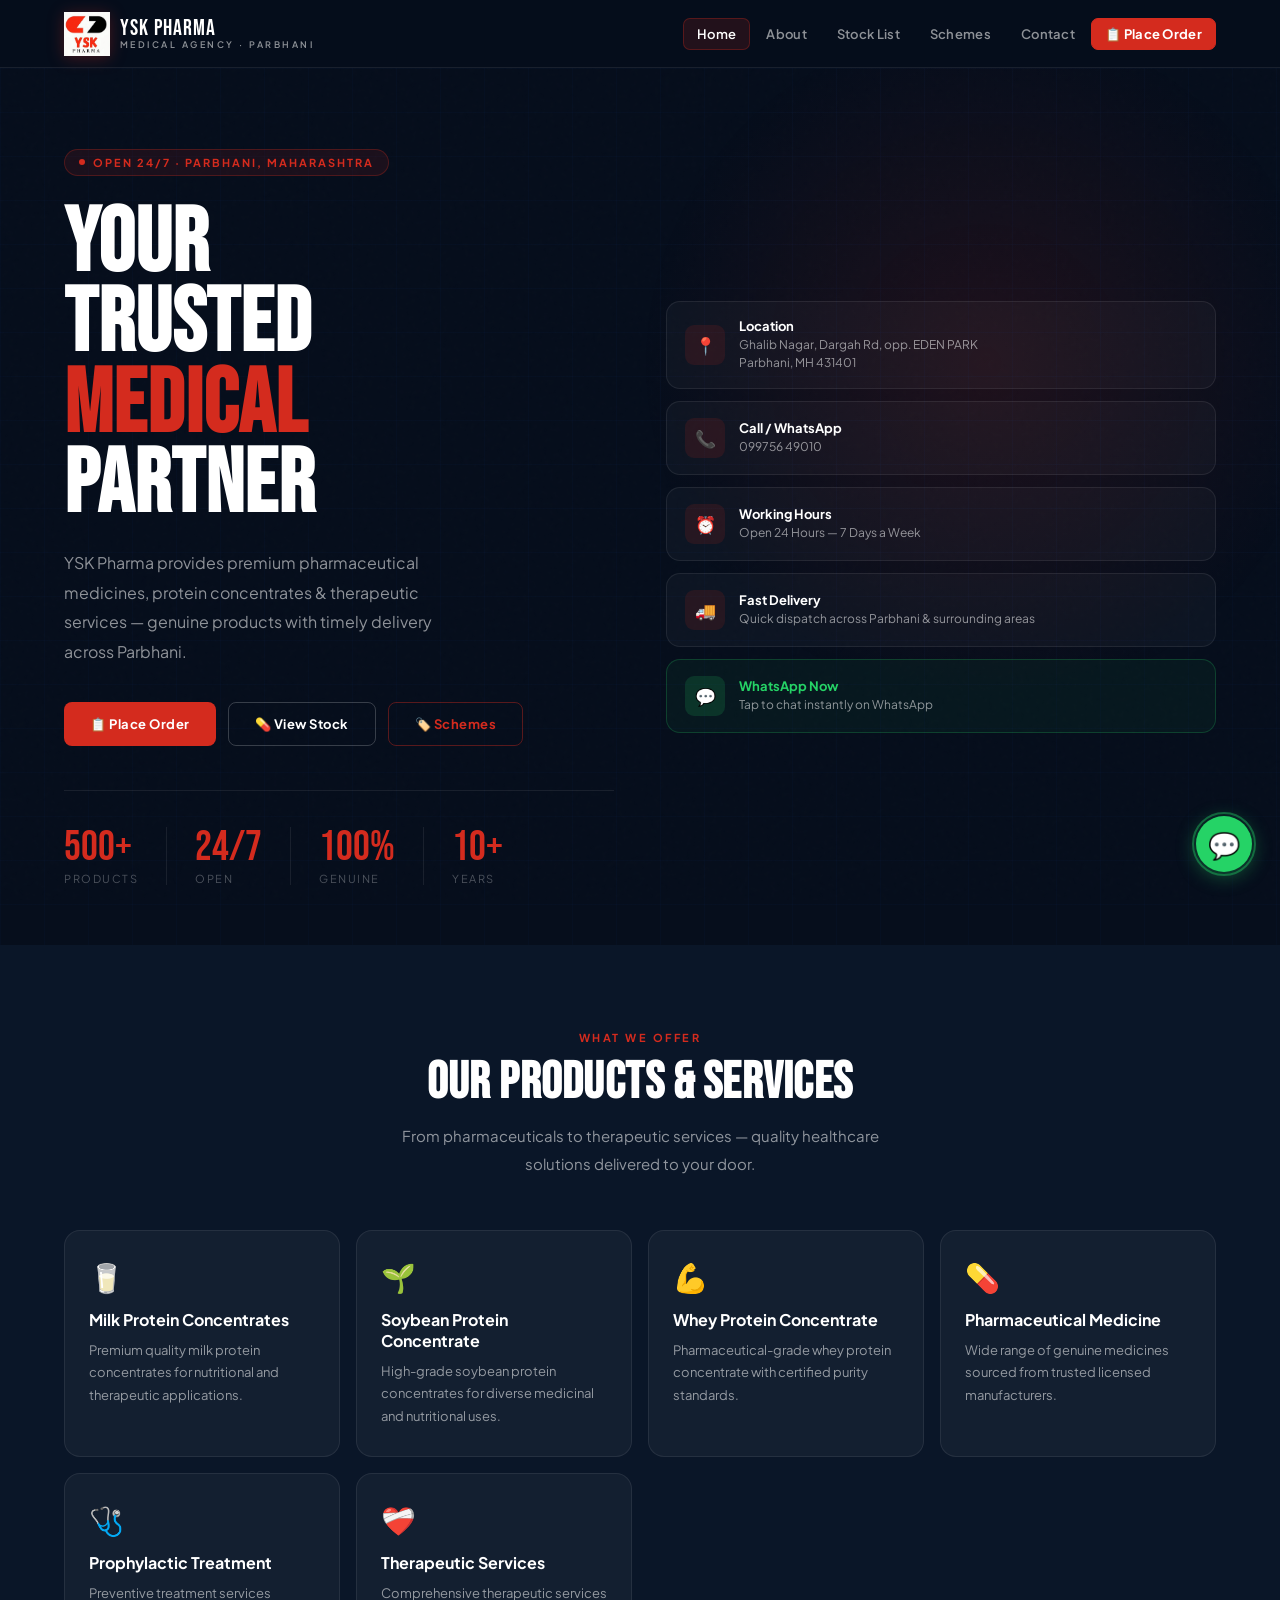
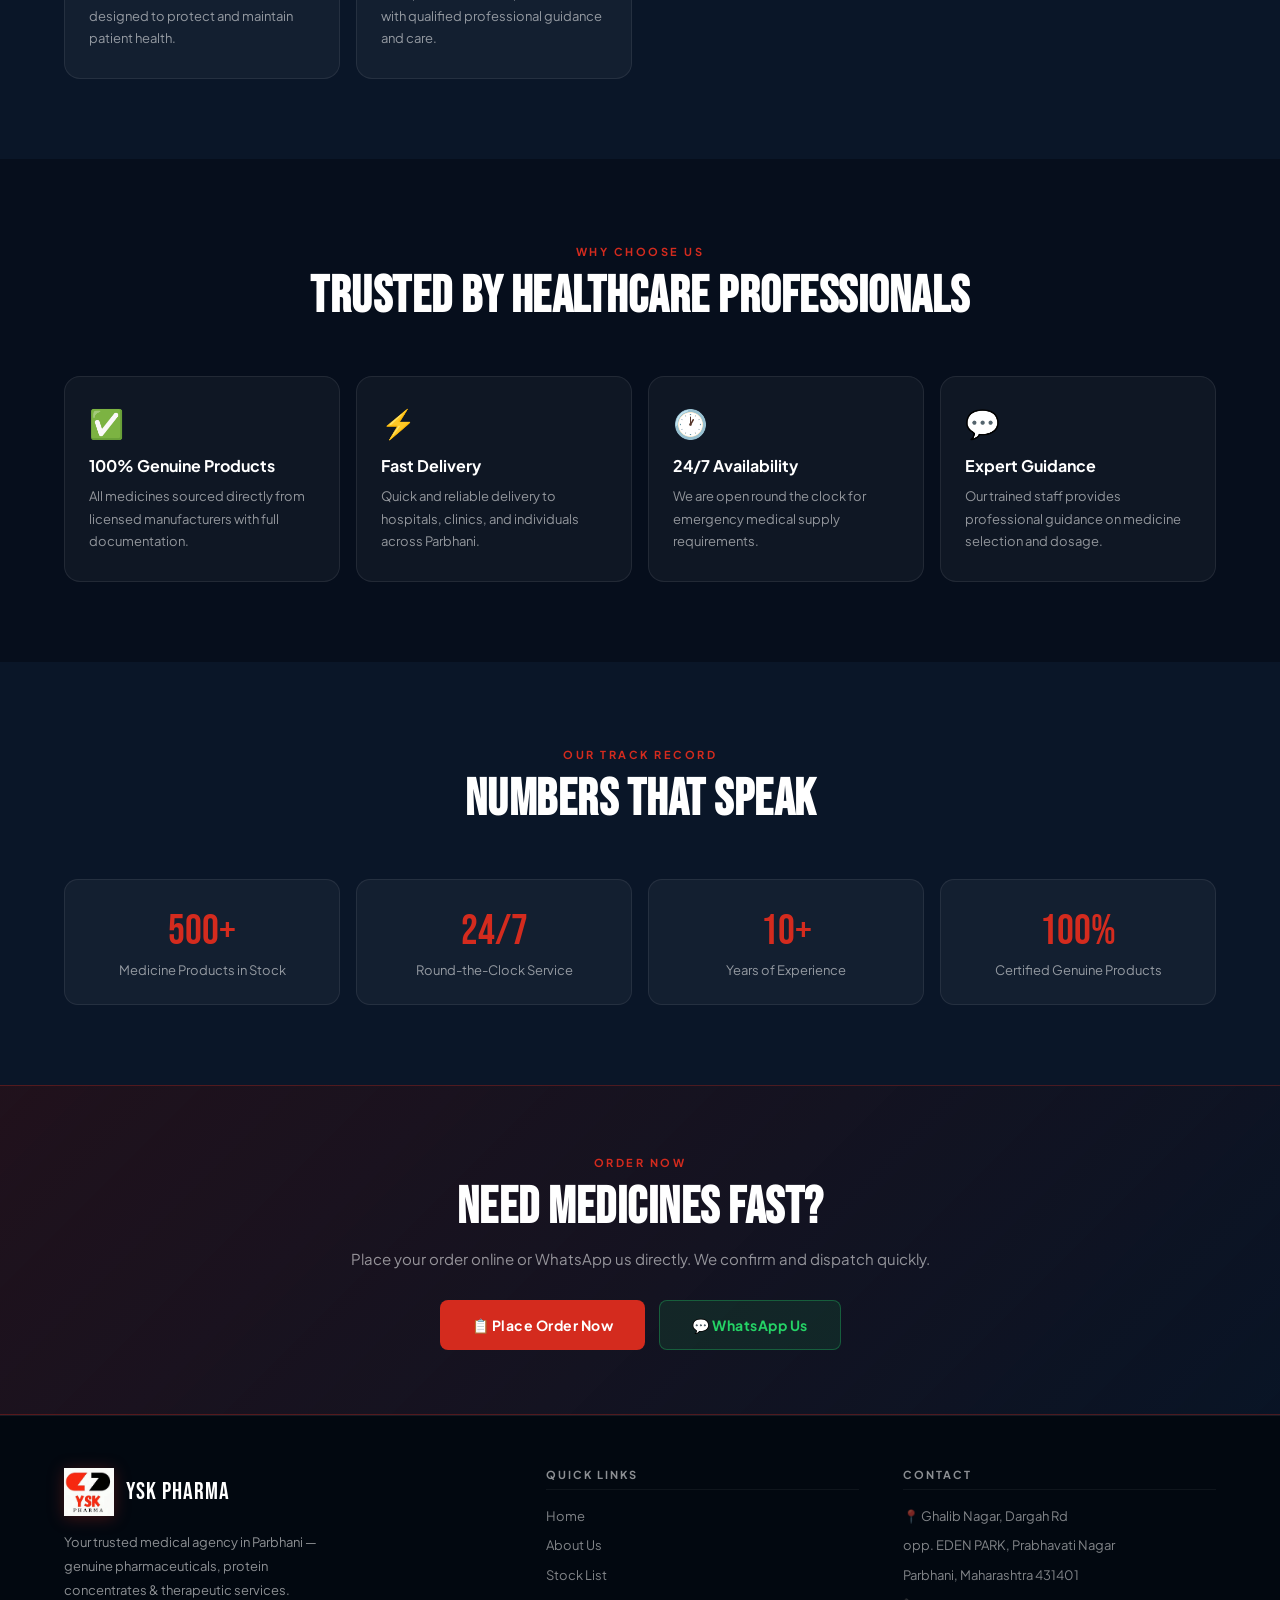
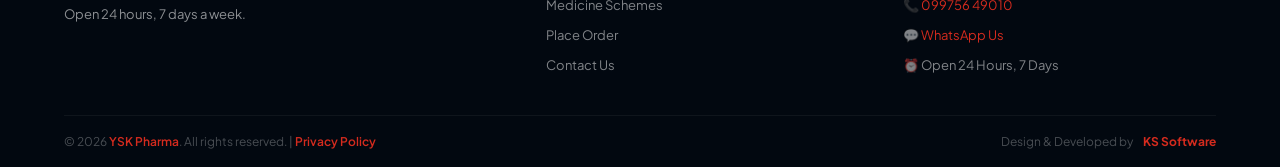
<file: index.html>
<!DOCTYPE html>
<html lang="en">
<head>
<meta charset="UTF-8">
<meta name="viewport" content="width=device-width, initial-scale=1.0">
<title>YSK Pharma — Medical Agency | Parbhani</title>
<link rel="icon" href="[data-uri]" type="image/jpeg">
<link rel="stylesheet" href="style.css">
<style>
.hero {
  min-height:calc(100vh - 68px);
  display:grid; grid-template-columns:1fr 1fr;
  align-items:center; gap:52px; padding:80px 5% 60px;
  position:relative; overflow:hidden;
}
.hero-glow {
  position:absolute; top:-80px; right:-80px;
  width:750px; height:750px; border-radius:50%;
  background:radial-gradient(circle,rgba(212,43,30,.12) 0%,transparent 65%);
  pointer-events:none; animation:breathe 4s ease-in-out infinite;
}
.hero-grid-bg {
  position:absolute; inset:0; pointer-events:none;
  background-image:linear-gradient(rgba(30,79,200,.04) 1px,transparent 1px),linear-gradient(90deg,rgba(30,79,200,.04) 1px,transparent 1px);
  background-size:44px 44px;
}
@keyframes breathe{0%,100%{transform:scale(1);opacity:.7}50%{transform:scale(1.06);opacity:1}}
.hero-left { position:relative; z-index:2; }
.hero-pill {
  display:inline-flex; align-items:center; gap:8px;
  background:rgba(212,43,30,.1); border:1px solid rgba(212,43,30,.28);
  padding:6px 14px; border-radius:999px; margin-bottom:28px;
  font-size:11px; font-weight:700; letter-spacing:2px; text-transform:uppercase; color:var(--red);
}
.hero-pill .dot { width:6px; height:6px; background:var(--red); border-radius:50%; animation:blink 1.4s infinite; }
@keyframes blink{0%,100%{opacity:1}50%{opacity:.3}}
.hero h1 {
  font-family:var(--disp); font-size:clamp(58px,7vw,100px);
  line-height:.9; letter-spacing:1px; margin-bottom:22px;
}
.hero h1 em { color:var(--red); font-style:normal; }
.hero-desc { font-size:16px; color:var(--muted); max-width:420px; margin-bottom:36px; line-height:1.85; }
.hero-btns { display:flex; gap:12px; flex-wrap:wrap; }
.hero-stats {
  display:flex; gap:0; margin-top:44px; padding-top:36px;
  border-top:1px solid var(--border); flex-wrap:wrap;
}
.stat { padding:0 28px 0 0; margin-right:28px; border-right:1px solid var(--border); }
.stat:last-child { border-right:none; }
.stat-n { font-family:var(--disp); font-size:42px; color:var(--red); line-height:1; }
.stat-l { font-size:11px; color:var(--muted2); letter-spacing:1.5px; text-transform:uppercase; margin-top:3px; }

.hero-right { display:flex; flex-direction:column; gap:12px; position:relative; z-index:2; }
.tile {
  background:rgba(255,255,255,.03); border:1px solid var(--border);
  border-radius:14px; padding:16px 18px; display:flex; align-items:center; gap:14px;
  transition:all .25s;
}
.tile:hover { background:rgba(212,43,30,.05); border-color:var(--red-border); transform:translateX(4px); }
.tile-ic {
  width:40px; height:40px; background:rgba(212,43,30,.12);
  border-radius:9px; display:flex; align-items:center; justify-content:center;
  font-size:17px; flex-shrink:0;
}
.tile-h { font-size:13px; font-weight:700; margin-bottom:2px; }
.tile-p { font-size:12px; color:var(--muted); line-height:1.5; }

.cta-strip {
  padding:64px 5%; text-align:center;
  background:linear-gradient(135deg,rgba(212,43,30,.13),rgba(10,22,40,.8));
  border-top:1px solid var(--red-border); border-bottom:1px solid var(--red-border);
  position:relative; z-index:1;
}
.cta-strip .sec-h { margin-bottom:14px; }
.cta-strip p { color:var(--muted); font-size:15px; margin-bottom:32px; }
.cta-btns { display:flex; gap:14px; justify-content:center; flex-wrap:wrap; }

.trust-row { display:grid; grid-template-columns:repeat(auto-fit,minmax(200px,1fr)); gap:16px; }
.trust-card {
  background:var(--panel); border:1px solid var(--border);
  border-radius:14px; padding:26px; text-align:center;
  transition:all .25s;
}
.trust-card:hover { border-color:var(--red-border); transform:translateY(-3px); }
.trust-num { font-family:var(--disp); font-size:42px; color:var(--red); }
.trust-lbl { font-size:13px; color:var(--muted); margin-top:5px; }

@media(max-width:960px){
  .hero { grid-template-columns:1fr; padding:52px 5%; }
  .hero-right { display:none; }
}
@media(max-width:600px){
  .hero-stats { flex-wrap:wrap; gap:20px; }
  .stat { border-right:none; padding-right:0; margin-right:0; width:48%; }
}
</style>
</head>
<body>
<nav id="nav">
  <a href="index.html" class="nav-logo">
    <img src="[data-uri]" class="nav-logo-img" alt="YSK Pharma">
    <div class="nav-logo-text">
      <span class="nav-logo-name">YSK Pharma</span>
      <span class="nav-logo-tag">Medical Agency · Parbhani</span>
    </div>
  </a>
  <div class="nav-links" id="navLinks">
    <a href="index.html" class="active">Home</a>
    <a href="about.html">About</a>
    <a href="stock.html">Stock List</a>
    <a href="schemes.html">Schemes</a>
    <a href="contact.html">Contact</a>
    <a href="order.html" class="nav-cta">📋 Place Order</a>
  </div>
  <button class="nav-mb" onclick="document.getElementById('nav').classList.toggle('mobile-open')">☰</button>
</nav>
<div class="pg">

  <section class="hero">
    <div class="hero-glow"></div>
    <div class="hero-grid-bg"></div>
    <div class="hero-left">
      <div class="hero-pill"><span class="dot"></span>Open 24/7 &middot; Parbhani, Maharashtra</div>
      <h1>YOUR<br>TRUSTED<br><em>MEDICAL</em><br>PARTNER</h1>
      <p class="hero-desc">YSK Pharma provides premium pharmaceutical medicines, protein concentrates &amp; therapeutic services — genuine products with timely delivery across Parbhani.</p>
      <div class="hero-btns">
        <a href="order.html" class="btn-r">📋 Place Order</a>
        <a href="stock.html" class="btn-g">💊 View Stock</a>
        <a href="schemes.html" class="btn-g" style="border-color:rgba(212,43,30,.4);color:var(--red);">🏷️ Schemes</a>
      </div>
      <div class="hero-stats">
        <div class="stat"><div class="stat-n">500+</div><div class="stat-l">Products</div></div>
        <div class="stat"><div class="stat-n">24/7</div><div class="stat-l">Open</div></div>
        <div class="stat"><div class="stat-n">100%</div><div class="stat-l">Genuine</div></div>
        <div class="stat"><div class="stat-n">10+</div><div class="stat-l">Years</div></div>
      </div>
    </div>
    <div class="hero-right">
      <div class="tile"><div class="tile-ic">📍</div><div><div class="tile-h">Location</div><div class="tile-p">Ghalib Nagar, Dargah Rd, opp. EDEN PARK<br>Parbhani, MH 431401</div></div></div>
      <div class="tile"><div class="tile-ic">📞</div><div><div class="tile-h">Call / WhatsApp</div><div class="tile-p">099756 49010</div></div></div>
      <div class="tile"><div class="tile-ic">⏰</div><div><div class="tile-h">Working Hours</div><div class="tile-p">Open 24 Hours — 7 Days a Week</div></div></div>
      <div class="tile"><div class="tile-ic">🚚</div><div><div class="tile-h">Fast Delivery</div><div class="tile-p">Quick dispatch across Parbhani &amp; surrounding areas</div></div></div>
      <a class="tile" href="https://wa.me/919975649010" target="_blank" style="background:rgba(37,211,102,.05);border-color:rgba(37,211,102,.22);text-decoration:none;">
        <div class="tile-ic" style="background:rgba(37,211,102,.15);">💬</div>
        <div><div class="tile-h" style="color:#25D366;">WhatsApp Now</div><div class="tile-p">Tap to chat instantly on WhatsApp</div></div>
      </a>
    </div>
  </section>

  <section class="section sec-dark">
    <div class="sec-header center">
      <div class="sec-tag">What We Offer</div>
      <h2 class="sec-h">Our Products &amp; Services</h2>
      <p class="sec-sub">From pharmaceuticals to therapeutic services — quality healthcare solutions delivered to your door.</p>
    </div>
    <div class="svc-grid">
      <div class="svc-card"><div class="svc-icon">🥛</div><div class="svc-name">Milk Protein Concentrates</div><p class="svc-desc">Premium quality milk protein concentrates for nutritional and therapeutic applications.</p></div>
      <div class="svc-card"><div class="svc-icon">🌱</div><div class="svc-name">Soybean Protein Concentrate</div><p class="svc-desc">High-grade soybean protein concentrates for diverse medicinal and nutritional uses.</p></div>
      <div class="svc-card"><div class="svc-icon">💪</div><div class="svc-name">Whey Protein Concentrate</div><p class="svc-desc">Pharmaceutical-grade whey protein concentrate with certified purity standards.</p></div>
      <div class="svc-card"><div class="svc-icon">💊</div><div class="svc-name">Pharmaceutical Medicine</div><p class="svc-desc">Wide range of genuine medicines sourced from trusted licensed manufacturers.</p></div>
      <div class="svc-card"><div class="svc-icon">🩺</div><div class="svc-name">Prophylactic Treatment</div><p class="svc-desc">Preventive treatment services designed to protect and maintain patient health.</p></div>
      <div class="svc-card"><div class="svc-icon">❤️‍🩹</div><div class="svc-name">Therapeutic Services</div><p class="svc-desc">Comprehensive therapeutic services with qualified professional guidance and care.</p></div>
    </div>
  </section>

  <section class="section sec-darker">
    <div class="sec-header center">
      <div class="sec-tag">Why Choose Us</div>
      <h2 class="sec-h">Trusted by Healthcare Professionals</h2>
    </div>
    <div class="svc-grid">
      <div class="svc-card"><div class="svc-icon">✅</div><div class="svc-name">100% Genuine Products</div><p class="svc-desc">All medicines sourced directly from licensed manufacturers with full documentation.</p></div>
      <div class="svc-card"><div class="svc-icon">⚡</div><div class="svc-name">Fast Delivery</div><p class="svc-desc">Quick and reliable delivery to hospitals, clinics, and individuals across Parbhani.</p></div>
      <div class="svc-card"><div class="svc-icon">🕐</div><div class="svc-name">24/7 Availability</div><p class="svc-desc">We are open round the clock for emergency medical supply requirements.</p></div>
      <div class="svc-card"><div class="svc-icon">💬</div><div class="svc-name">Expert Guidance</div><p class="svc-desc">Our trained staff provides professional guidance on medicine selection and dosage.</p></div>
    </div>
  </section>

  <section class="section sec-dark">
    <div class="sec-header center">
      <div class="sec-tag">Our Track Record</div>
      <h2 class="sec-h">Numbers That Speak</h2>
    </div>
    <div class="trust-row">
      <div class="trust-card"><div class="trust-num">500+</div><div class="trust-lbl">Medicine Products in Stock</div></div>
      <div class="trust-card"><div class="trust-num">24/7</div><div class="trust-lbl">Round-the-Clock Service</div></div>
      <div class="trust-card"><div class="trust-num">10+</div><div class="trust-lbl">Years of Experience</div></div>
      <div class="trust-card"><div class="trust-num">100%</div><div class="trust-lbl">Certified Genuine Products</div></div>
    </div>
  </section>

  <section class="cta-strip">
    <div class="sec-tag">Order Now</div>
    <h2 class="sec-h">Need Medicines Fast?</h2>
    <p>Place your order online or WhatsApp us directly. We confirm and dispatch quickly.</p>
    <div class="cta-btns">
      <a href="order.html" class="btn-r" style="font-size:14px;padding:15px 32px;">📋 Place Order Now</a>
      <a href="https://wa.me/919975649010" target="_blank" class="btn-wa" style="font-size:14px;padding:15px 32px;">💬 WhatsApp Us</a>
    </div>
  </section>

  <footer>
    <div class="ft-grid">
      <div class="ft-brand">
        <div class="ft-logo-row">
          <img src="[data-uri]" class="ft-logo-img" alt="YSK Pharma Logo">
          <span class="ft-logo-name">YSK Pharma</span>
        </div>
        <p>Your trusted medical agency in Parbhani — genuine pharmaceuticals, protein concentrates &amp; therapeutic services. Open 24 hours, 7 days a week.</p>
      </div>
      <div class="ft-col">
        <h4>Quick Links</h4>
        <ul>
          <li><a href="index.html">Home</a></li>
          <li><a href="about.html">About Us</a></li>
          <li><a href="stock.html">Stock List</a></li>
          <li><a href="schemes.html">Medicine Schemes</a></li>
          <li><a href="order.html">Place Order</a></li>
          <li><a href="contact.html">Contact Us</a></li>
        </ul>
      </div>
      <div class="ft-col">
        <h4>Contact</h4>
        <ul>
          <li>📍 Ghalib Nagar, Dargah Rd</li>
          <li>opp. EDEN PARK, Prabhavati Nagar</li>
          <li>Parbhani, Maharashtra 431401</li>
          <li>📞 <a href="tel:09975649010" style="color:var(--red);text-decoration:none;">099756 49010</a></li>
          <li>💬 <a href="https://wa.me/919975649010" target="_blank" style="color:var(--red);text-decoration:none;">WhatsApp Us</a></li>
          <li>⏰ Open 24 Hours, 7 Days</li>
        </ul>
      </div>
    </div>
    <hr class="ft-divider">
    <div class="ft-bottom">
      <p>&copy; 2026 <a href="index.html">YSK Pharma</a>. All rights reserved. | <a href="#">Privacy Policy</a></p>
      <div class="ft-ks">Design &amp; Developed by&nbsp;<a href="https://kssoftware.co.in" target="_blank">KS Software</a></div>
    </div>
  </footer>
</div>
<a class="wa-float" href="https://wa.me/919975649010" target="_blank" title="Chat on WhatsApp"><div class="wa-ring"></div>💬</a>
<div class="toast-area" id="toastArea"></div>
</body>
</html>
</file>
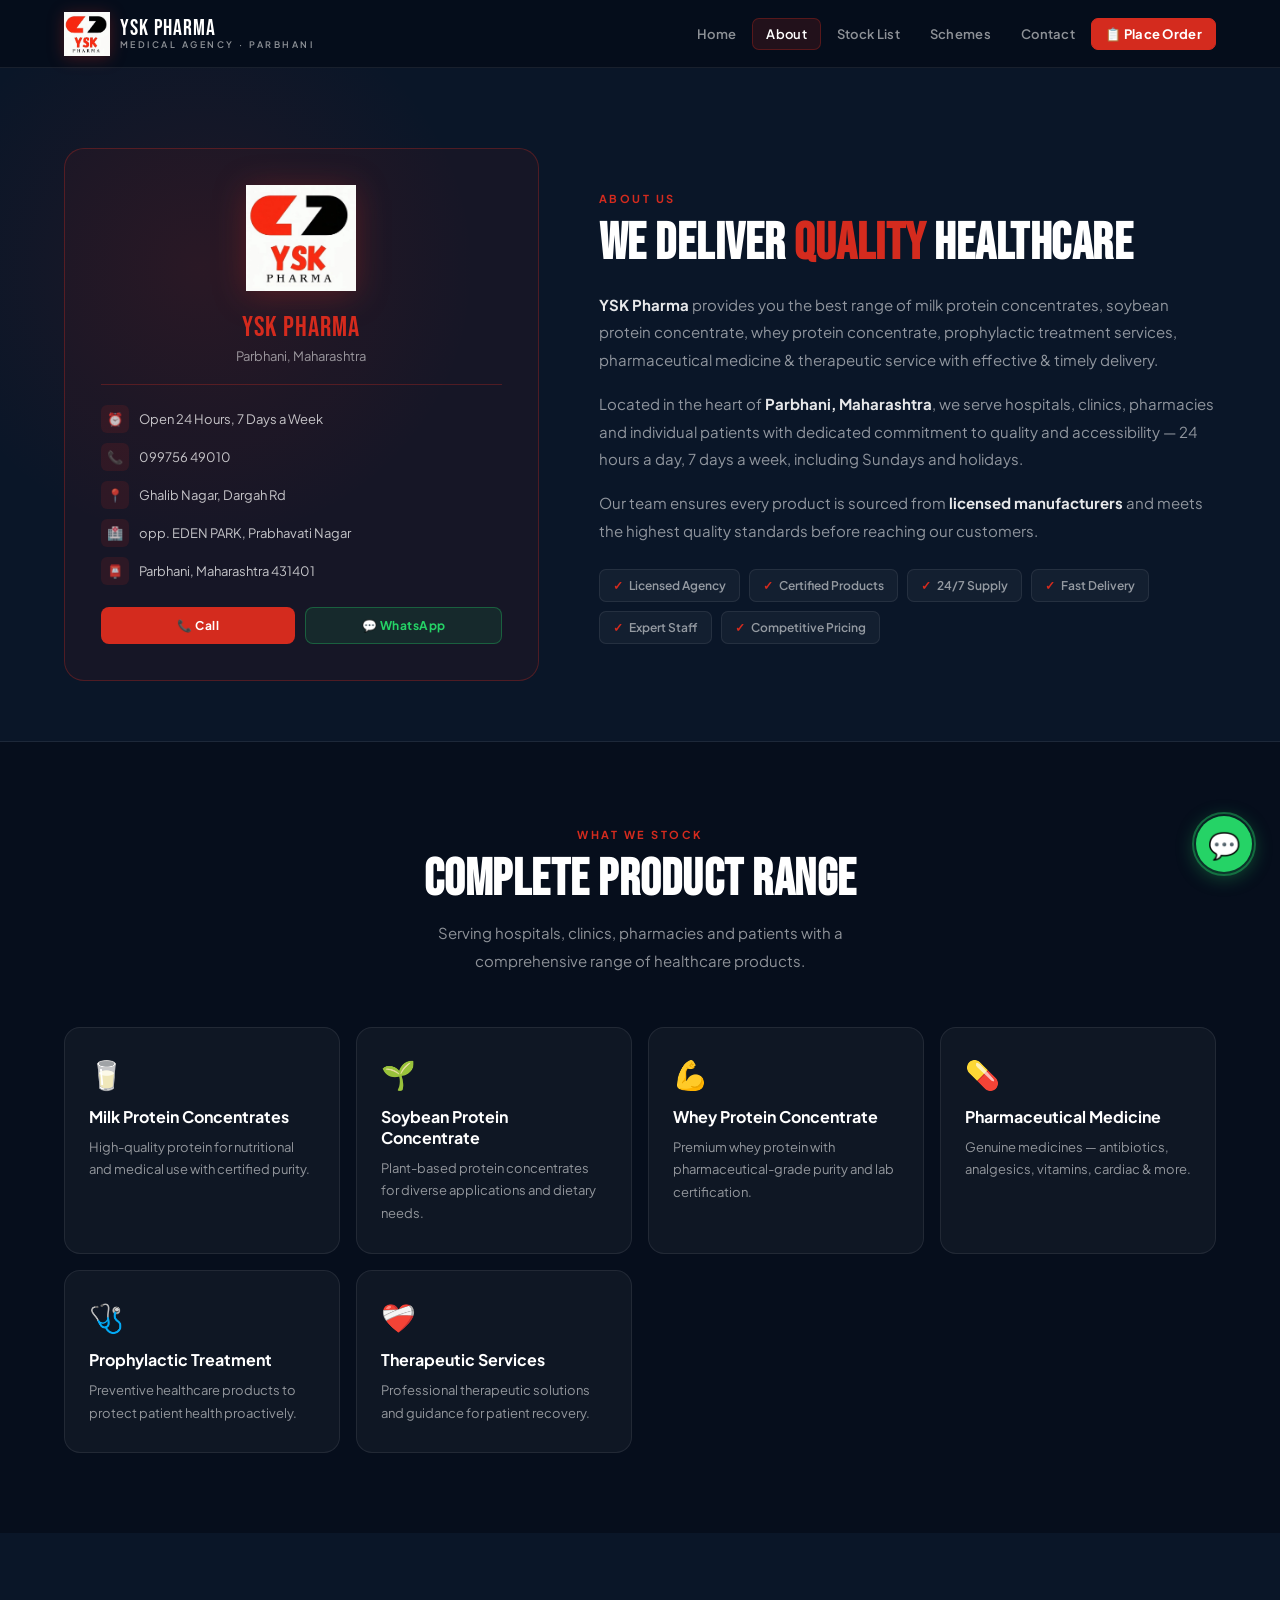
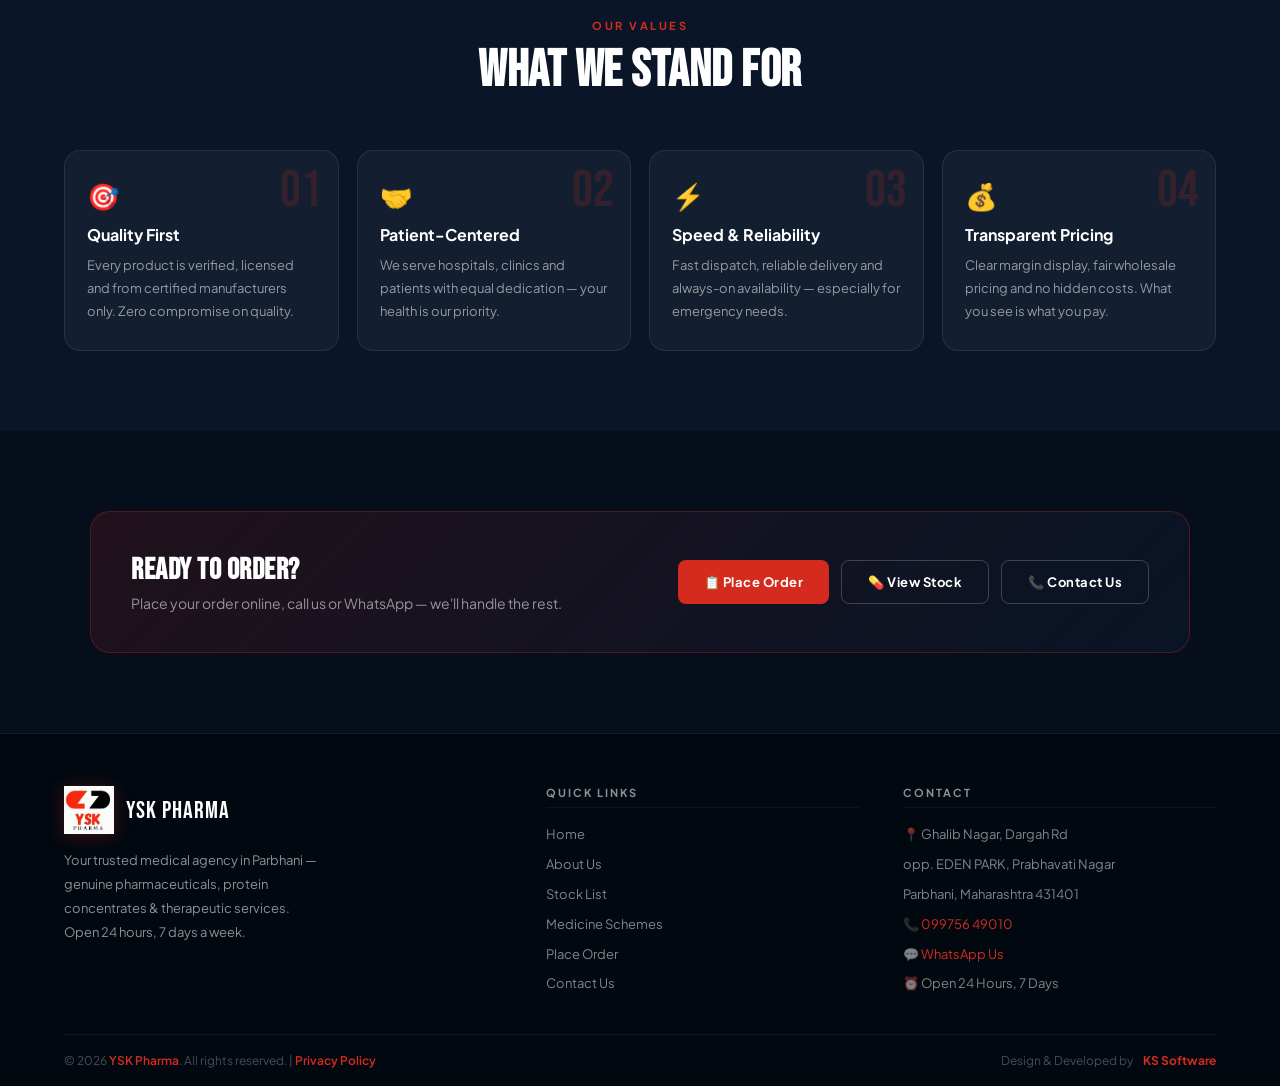
<file: about.html>
<!DOCTYPE html>
<html lang="en">
<head>
<meta charset="UTF-8"><meta name="viewport" content="width=device-width, initial-scale=1.0">
<title>About Us — YSK Pharma | Parbhani</title>
<link rel="icon" href="[data-uri]" type="image/jpeg">
<link rel="stylesheet" href="style.css">
<style>
.about-hero{ padding:80px 5% 60px; background:var(--dark2); border-bottom:1px solid var(--border); position:relative; overflow:hidden; }
.about-hero::before{ content:''; position:absolute; top:-100px; left:-100px; width:600px; height:600px; border-radius:50%; background:radial-gradient(circle,rgba(212,43,30,.1) 0%,transparent 65%); pointer-events:none; }
.ah-inner{ display:grid; grid-template-columns:1fr 1.3fr; gap:60px; align-items:center; max-width:1200px; margin:0 auto; position:relative; z-index:1; }
.profile-card{ background:rgba(212,43,30,.06); border:1px solid var(--red-border); border-radius:20px; padding:36px; text-align:center; }
.profile-logo{ width:110px; height:auto; margin:0 auto 20px; display:block; filter:drop-shadow(0 4px 16px rgba(212,43,30,.3)); }
.profile-name{ font-family:var(--disp); font-size:28px; color:var(--red); margin-bottom:4px; letter-spacing:1px; }
.profile-loc{ font-size:13px; color:var(--muted); }
.profile-div{ border:none; border-top:1px solid var(--red-border); margin:20px 0; }
.p-items{ display:flex; flex-direction:column; gap:10px; text-align:left; }
.pi{ display:flex; align-items:center; gap:10px; font-size:13px; color:rgba(255,255,255,.75); }
.pi-ic{ width:28px; height:28px; background:rgba(212,43,30,.12); border-radius:6px; display:flex; align-items:center; justify-content:center; font-size:13px; flex-shrink:0; }
.p-btns{ display:flex; gap:10px; margin-top:22px; }
.p-btns a{ flex:1; justify-content:center; font-size:12px; padding:10px 14px; }
.about-content .sec-h{ margin-bottom:20px; }
.about-content p{ color:var(--muted); font-size:15px; line-height:1.85; margin-bottom:16px; }
.about-content p strong{ color:rgba(255,255,255,.9); font-weight:700; }
.cert-row{ display:flex; gap:9px; flex-wrap:wrap; margin-top:24px; }
.cert-b{ background:var(--panel); border:1px solid var(--border); border-radius:7px; padding:8px 13px; font-size:12px; font-weight:600; color:var(--muted); display:flex; align-items:center; gap:6px; }
.cert-b span{ color:var(--red); }
.vals-grid{ display:grid; grid-template-columns:repeat(auto-fit,minmax(220px,1fr)); gap:18px; }
.val-card{ background:var(--panel); border:1px solid var(--border); border-radius:16px; padding:28px 22px; transition:all .3s; position:relative; }
.val-card:hover{ background:var(--panel-h); border-color:var(--red-border); transform:translateY(-4px); }
.val-num{ font-family:var(--disp); font-size:52px; color:rgba(212,43,30,.18); position:absolute; top:14px; right:16px; line-height:1; }
.val-icon{ font-size:26px; margin-bottom:12px; }
.val-title{ font-size:16px; font-weight:700; margin-bottom:9px; }
.val-desc{ font-size:13px; color:var(--muted); line-height:1.75; }
.cta-strip{ background:linear-gradient(135deg,rgba(212,43,30,.13),rgba(10,22,40,.8)); border:1px solid var(--red-border); border-radius:20px; padding:40px; display:flex; align-items:center; justify-content:space-between; gap:24px; flex-wrap:wrap; }
.cta-strip-t h3{ font-family:var(--disp); font-size:30px; letter-spacing:.5px; margin-bottom:6px; }
.cta-strip-t p{ font-size:14px; color:var(--muted); }
.cta-strip-b{ display:flex; gap:12px; flex-wrap:wrap; }
@media(max-width:960px){ .ah-inner{ grid-template-columns:1fr; } }
</style>
</head>
<body>
<nav id="nav">
  <a href="index.html" class="nav-logo">
    <img src="[data-uri]" class="nav-logo-img" alt="YSK Pharma">
    <div class="nav-logo-text">
      <span class="nav-logo-name">YSK Pharma</span>
      <span class="nav-logo-tag">Medical Agency · Parbhani</span>
    </div>
  </a>
  <div class="nav-links" id="navLinks">
    <a href="index.html">Home</a>
    <a href="about.html" class="active">About</a>
    <a href="stock.html">Stock List</a>
    <a href="schemes.html">Schemes</a>
    <a href="contact.html">Contact</a>
    <a href="order.html" class="nav-cta">📋 Place Order</a>
  </div>
  <button class="nav-mb" onclick="document.getElementById('nav').classList.toggle('mobile-open')">☰</button>
</nav>
<div class="pg">
  <section class="about-hero">
    <div class="ah-inner">
      <div class="profile-card">
        <img src="[data-uri]" class="profile-logo" alt="YSK Pharma">
        <div class="profile-name">YSK PHARMA</div>
        <div class="profile-loc">Parbhani, Maharashtra</div>
        <div class="profile-div"></div>
        <div class="p-items">
          <div class="pi"><div class="pi-ic">⏰</div>Open 24 Hours, 7 Days a Week</div>
          <div class="pi"><div class="pi-ic">📞</div>099756 49010</div>
          <div class="pi"><div class="pi-ic">📍</div>Ghalib Nagar, Dargah Rd</div>
          <div class="pi"><div class="pi-ic">🏥</div>opp. EDEN PARK, Prabhavati Nagar</div>
          <div class="pi"><div class="pi-ic">📮</div>Parbhani, Maharashtra 431401</div>
        </div>
        <div class="p-btns">
          <a href="tel:09975649010" class="btn-r">📞 Call</a>
          <a href="https://wa.me/919975649010" target="_blank" class="btn-wa">💬 WhatsApp</a>
        </div>
      </div>
      <div class="about-content">
        <div class="sec-tag">About Us</div>
        <h2 class="sec-h">We Deliver <span style="color:var(--red)">Quality</span> Healthcare</h2>
        <p><strong>YSK Pharma</strong> provides you the best range of milk protein concentrates, soybean protein concentrate, whey protein concentrate, prophylactic treatment services, pharmaceutical medicine &amp; therapeutic service with effective &amp; timely delivery.</p>
        <p>Located in the heart of <strong>Parbhani, Maharashtra</strong>, we serve hospitals, clinics, pharmacies and individual patients with dedicated commitment to quality and accessibility — 24 hours a day, 7 days a week, including Sundays and holidays.</p>
        <p>Our team ensures every product is sourced from <strong>licensed manufacturers</strong> and meets the highest quality standards before reaching our customers.</p>
        <div class="cert-row">
          <div class="cert-b"><span>✓</span> Licensed Agency</div>
          <div class="cert-b"><span>✓</span> Certified Products</div>
          <div class="cert-b"><span>✓</span> 24/7 Supply</div>
          <div class="cert-b"><span>✓</span> Fast Delivery</div>
          <div class="cert-b"><span>✓</span> Expert Staff</div>
          <div class="cert-b"><span>✓</span> Competitive Pricing</div>
        </div>
      </div>
    </div>
  </section>

  <section class="section sec-darker">
    <div class="sec-header center">
      <div class="sec-tag">What We Stock</div>
      <h2 class="sec-h">Complete Product Range</h2>
      <p class="sec-sub">Serving hospitals, clinics, pharmacies and patients with a comprehensive range of healthcare products.</p>
    </div>
    <div class="svc-grid">
      <div class="svc-card"><div class="svc-icon">🥛</div><div class="svc-name">Milk Protein Concentrates</div><p class="svc-desc">High-quality protein for nutritional and medical use with certified purity.</p></div>
      <div class="svc-card"><div class="svc-icon">🌱</div><div class="svc-name">Soybean Protein Concentrate</div><p class="svc-desc">Plant-based protein concentrates for diverse applications and dietary needs.</p></div>
      <div class="svc-card"><div class="svc-icon">💪</div><div class="svc-name">Whey Protein Concentrate</div><p class="svc-desc">Premium whey protein with pharmaceutical-grade purity and lab certification.</p></div>
      <div class="svc-card"><div class="svc-icon">💊</div><div class="svc-name">Pharmaceutical Medicine</div><p class="svc-desc">Genuine medicines — antibiotics, analgesics, vitamins, cardiac &amp; more.</p></div>
      <div class="svc-card"><div class="svc-icon">🩺</div><div class="svc-name">Prophylactic Treatment</div><p class="svc-desc">Preventive healthcare products to protect patient health proactively.</p></div>
      <div class="svc-card"><div class="svc-icon">❤️‍🩹</div><div class="svc-name">Therapeutic Services</div><p class="svc-desc">Professional therapeutic solutions and guidance for patient recovery.</p></div>
    </div>
  </section>

  <section class="section sec-dark">
    <div class="sec-header center">
      <div class="sec-tag">Our Values</div>
      <h2 class="sec-h">What We Stand For</h2>
    </div>
    <div class="vals-grid">
      <div class="val-card"><div class="val-num">01</div><div class="val-icon">🎯</div><div class="val-title">Quality First</div><p class="val-desc">Every product is verified, licensed and from certified manufacturers only. Zero compromise on quality.</p></div>
      <div class="val-card"><div class="val-num">02</div><div class="val-icon">🤝</div><div class="val-title">Patient-Centered</div><p class="val-desc">We serve hospitals, clinics and patients with equal dedication — your health is our priority.</p></div>
      <div class="val-card"><div class="val-num">03</div><div class="val-icon">⚡</div><div class="val-title">Speed &amp; Reliability</div><p class="val-desc">Fast dispatch, reliable delivery and always-on availability — especially for emergency needs.</p></div>
      <div class="val-card"><div class="val-num">04</div><div class="val-icon">💰</div><div class="val-title">Transparent Pricing</div><p class="val-desc">Clear margin display, fair wholesale pricing and no hidden costs. What you see is what you pay.</p></div>
    </div>
  </section>

  <section class="section sec-darker">
    <div style="max-width:1100px;margin:0 auto;">
      <div class="cta-strip">
        <div class="cta-strip-t"><h3>Ready to Order?</h3><p>Place your order online, call us or WhatsApp — we'll handle the rest.</p></div>
        <div class="cta-strip-b">
          <a href="order.html" class="btn-r">📋 Place Order</a>
          <a href="stock.html" class="btn-g">💊 View Stock</a>
          <a href="contact.html" class="btn-g">📞 Contact Us</a>
        </div>
      </div>
    </div>
  </section>

  <footer>
    <div class="ft-grid">
      <div class="ft-brand">
        <div class="ft-logo-row">
          <img src="[data-uri]" class="ft-logo-img" alt="YSK Pharma Logo">
          <span class="ft-logo-name">YSK Pharma</span>
        </div>
        <p>Your trusted medical agency in Parbhani — genuine pharmaceuticals, protein concentrates &amp; therapeutic services. Open 24 hours, 7 days a week.</p>
      </div>
      <div class="ft-col">
        <h4>Quick Links</h4>
        <ul>
          <li><a href="index.html">Home</a></li>
          <li><a href="about.html">About Us</a></li>
          <li><a href="stock.html">Stock List</a></li>
          <li><a href="schemes.html">Medicine Schemes</a></li>
          <li><a href="order.html">Place Order</a></li>
          <li><a href="contact.html">Contact Us</a></li>
        </ul>
      </div>
      <div class="ft-col">
        <h4>Contact</h4>
        <ul>
          <li>📍 Ghalib Nagar, Dargah Rd</li>
          <li>opp. EDEN PARK, Prabhavati Nagar</li>
          <li>Parbhani, Maharashtra 431401</li>
          <li>📞 <a href="tel:09975649010" style="color:var(--red);text-decoration:none;">099756 49010</a></li>
          <li>💬 <a href="https://wa.me/919975649010" target="_blank" style="color:var(--red);text-decoration:none;">WhatsApp Us</a></li>
          <li>⏰ Open 24 Hours, 7 Days</li>
        </ul>
      </div>
    </div>
    <hr class="ft-divider">
    <div class="ft-bottom">
      <p>&copy; 2026 <a href="index.html">YSK Pharma</a>. All rights reserved. | <a href="#">Privacy Policy</a></p>
      <div class="ft-ks">Design &amp; Developed by&nbsp;<a href="https://kssoftware.co.in" target="_blank">KS Software</a></div>
    </div>
  </footer>
</div>
<a class="wa-float" href="https://wa.me/919975649010" target="_blank"><div class="wa-ring"></div>💬</a>
</body>
</html>
</file>
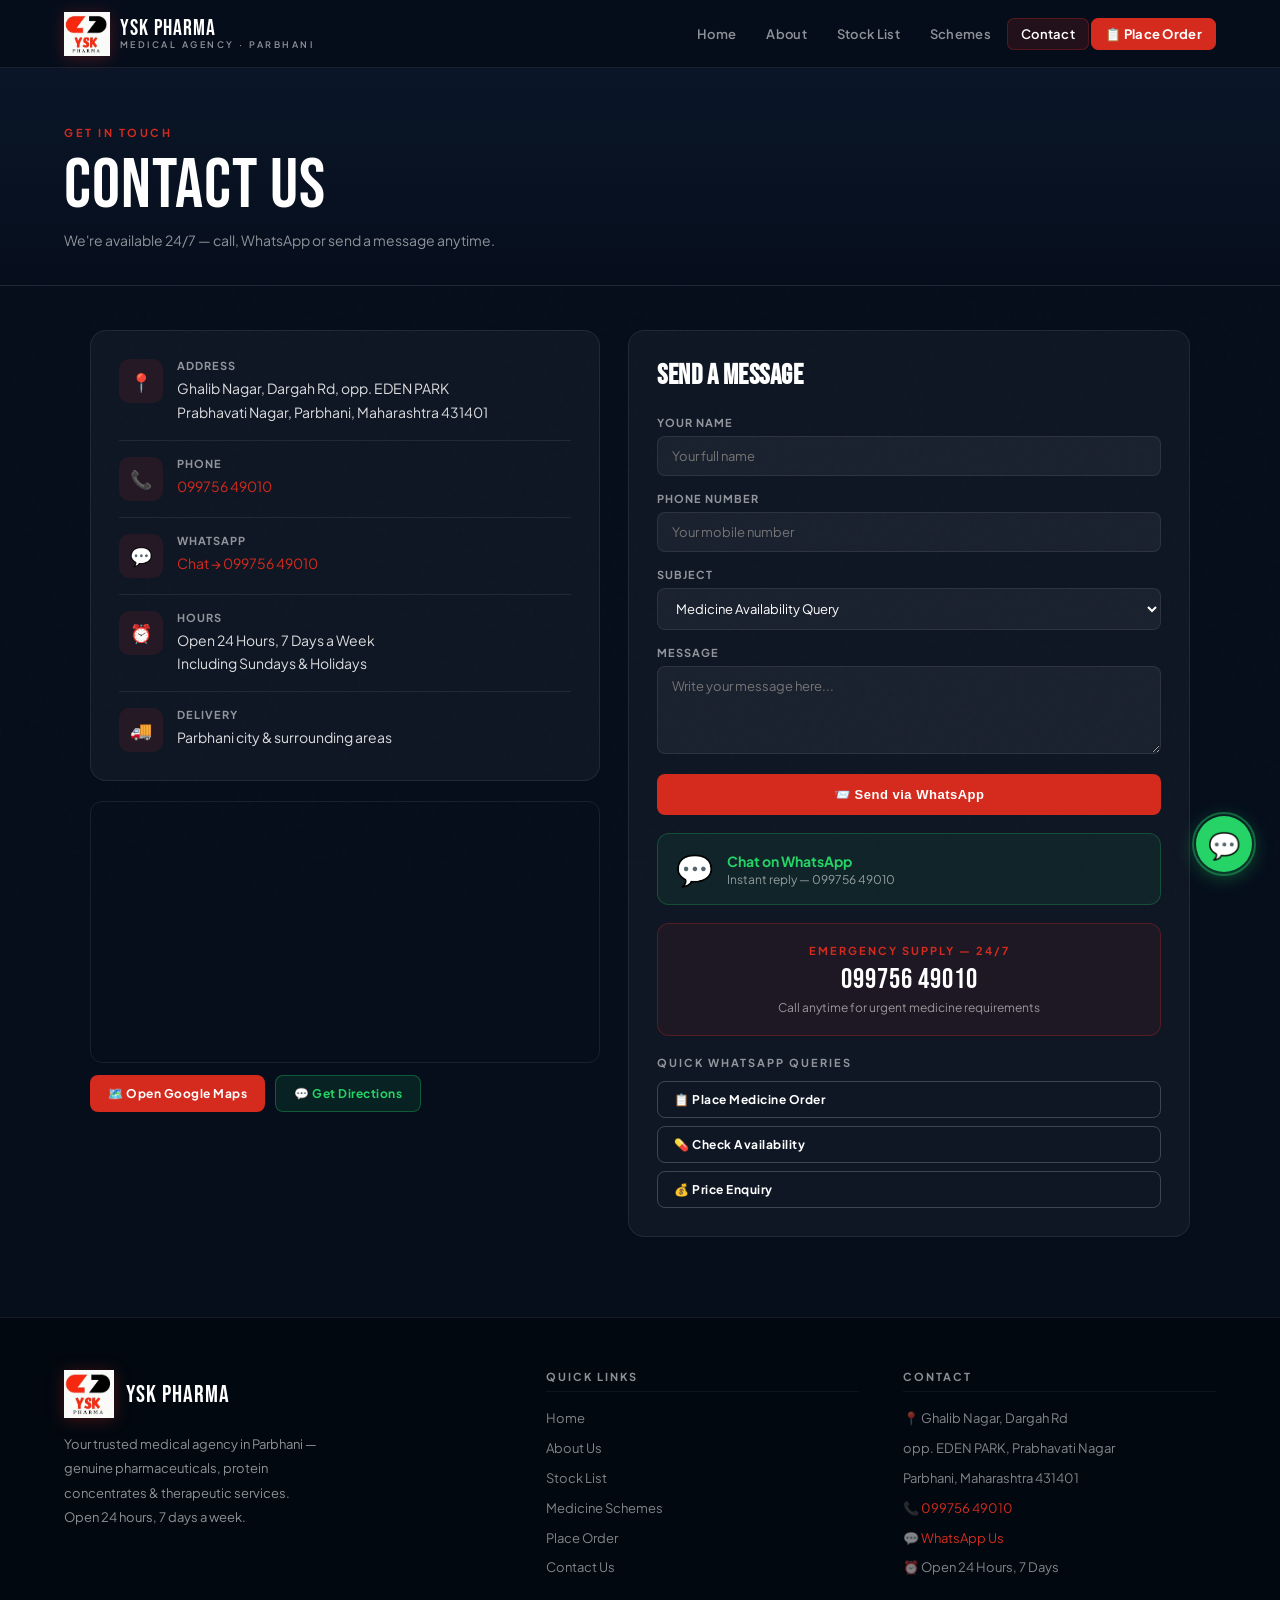
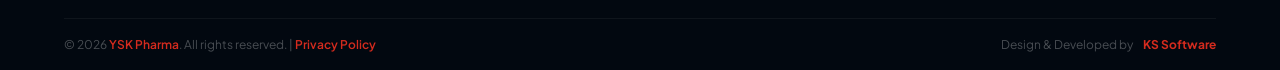
<file: contact.html>
<!DOCTYPE html>
<html lang="en">
<head>
<meta charset="UTF-8"><meta name="viewport" content="width=device-width, initial-scale=1.0">
<title>Contact Us — YSK Pharma | Parbhani</title>
<link rel="icon" href="[data-uri]" type="image/jpeg">
<link rel="stylesheet" href="style.css">
<style>
.ct-layout{ display:grid; grid-template-columns:1fr 1.1fr; gap:28px; max-width:1100px; margin:0 auto; }
.ct-info{ background:var(--panel); border:1px solid var(--border); border-radius:16px; padding:28px; }
.ct-item{ display:flex; gap:14px; align-items:flex-start; padding:16px 0; border-bottom:1px solid var(--border); }
.ct-item:first-child{ padding-top:0; }
.ct-item:last-child{ border-bottom:none; padding-bottom:0; }
.ct-ico{ width:44px; height:44px; background:rgba(212,43,30,.1); border-radius:10px; display:flex; align-items:center; justify-content:center; font-size:18px; flex-shrink:0; }
.ct-lbl{ font-size:11px; font-weight:700; letter-spacing:1px; text-transform:uppercase; color:var(--muted); margin-bottom:5px; }
.ct-val{ font-size:14px; color:rgba(255,255,255,.85); line-height:1.65; }
.ct-val a{ color:var(--red); text-decoration:none; }
.ct-val a:hover{ text-decoration:underline; }
.map-wrap{ margin-top:20px; border-radius:12px; overflow:hidden; border:1px solid var(--border); }
.map-wrap iframe{ width:100%; height:260px; border:none; display:block; }
.map-actions{ display:flex; gap:10px; margin-top:12px; flex-wrap:wrap; }
.ct-form{ background:var(--panel); border:1px solid var(--border); border-radius:16px; padding:28px; }
.ct-form h3{ font-family:var(--disp); font-size:28px; letter-spacing:.5px; margin-bottom:24px; }
.wa-cta-block{ display:flex; align-items:center; gap:14px; margin-top:18px; padding:16px 18px; background:rgba(37,211,102,.07); border:1px solid rgba(37,211,102,.25); border-radius:12px; text-decoration:none; transition:all .2s; }
.wa-cta-block:hover{ background:rgba(37,211,102,.14); }
.wa-cta-block .wi{ font-size:30px; }
.wa-cta-block h4{ color:#25D366; font-weight:700; font-size:14px; margin-bottom:2px; }
.wa-cta-block p{ font-size:12px; color:var(--muted); }
.emer-box{ margin-top:18px; padding:20px; text-align:center; background:rgba(212,43,30,.07); border:1px solid var(--red-border); border-radius:12px; }
.emer-box .etag{ font-size:11px; font-weight:700; letter-spacing:2px; color:var(--red); text-transform:uppercase; margin-bottom:6px; }
.emer-box a{ font-family:var(--disp); font-size:28px; letter-spacing:1px; color:#fff; text-decoration:none; display:block; transition:color .2s; }
.emer-box a:hover{ color:var(--red); }
.emer-box small{ font-size:12px; color:var(--muted); display:block; margin-top:4px; }
@media(max-width:960px){ .ct-layout{ grid-template-columns:1fr; } }
</style>
</head>
<body>
<nav id="nav">
  <a href="index.html" class="nav-logo">
    <img src="[data-uri]" class="nav-logo-img" alt="YSK Pharma">
    <div class="nav-logo-text">
      <span class="nav-logo-name">YSK Pharma</span>
      <span class="nav-logo-tag">Medical Agency · Parbhani</span>
    </div>
  </a>
  <div class="nav-links" id="navLinks">
    <a href="index.html">Home</a>
    <a href="about.html">About</a>
    <a href="stock.html">Stock List</a>
    <a href="schemes.html">Schemes</a>
    <a href="contact.html" class="active">Contact</a>
    <a href="order.html" class="nav-cta">📋 Place Order</a>
  </div>
  <button class="nav-mb" onclick="document.getElementById('nav').classList.toggle('mobile-open')">☰</button>
</nav>
<div class="pg">
  <div class="pg-hero">
    <div class="pg-hero-inner">
      <div class="sec-tag">Get In Touch</div>
      <div class="pg-title">Contact Us</div>
      <p style="font-size:14px;color:var(--muted);">We're available 24/7 — call, WhatsApp or send a message anytime.</p>
    </div>
  </div>
  <div style="padding:0 5% 80px;">
    <div class="ct-layout">
      <div>
        <div class="ct-info">
          <div class="ct-item"><div class="ct-ico">📍</div><div><div class="ct-lbl">Address</div><div class="ct-val">Ghalib Nagar, Dargah Rd, opp. EDEN PARK<br>Prabhavati Nagar, Parbhani, Maharashtra 431401</div></div></div>
          <div class="ct-item"><div class="ct-ico">📞</div><div><div class="ct-lbl">Phone</div><div class="ct-val"><a href="tel:09975649010">099756 49010</a></div></div></div>
          <div class="ct-item"><div class="ct-ico">💬</div><div><div class="ct-lbl">WhatsApp</div><div class="ct-val"><a href="https://wa.me/919975649010" target="_blank">Chat → 099756 49010</a></div></div></div>
          <div class="ct-item"><div class="ct-ico">⏰</div><div><div class="ct-lbl">Hours</div><div class="ct-val">Open 24 Hours, 7 Days a Week<br>Including Sundays &amp; Holidays</div></div></div>
          <div class="ct-item"><div class="ct-ico">🚚</div><div><div class="ct-lbl">Delivery</div><div class="ct-val">Parbhani city &amp; surrounding areas</div></div></div>
        </div>
        <div class="map-wrap">
          <iframe src="https://www.google.com/maps/embed?pb=!1m18!1m12!1m3!1d3758.6!2d76.7749!3d19.2673!2m3!1f0!2f0!3f0!3m2!1i1024!2i768!4f13.1!3m3!1m2!1s0x0%3A0x0!2zMTnCsDE2JzAyLjMiTiA3NsKwNDYnMjkuNiJF!5e0!3m2!1sen!2sin!4v1700000000000" allowfullscreen loading="lazy" referrerpolicy="no-referrer-when-downgrade"></iframe>
        </div>
        <div class="map-actions">
          <a href="https://maps.app.goo.gl/xohUNj8qCjaJG5A4A" target="_blank" class="btn-r" style="font-size:12px;padding:10px 18px;">🗺️ Open Google Maps</a>
          <a href="https://wa.me/919975649010?text=Hi%20YSK%20Pharma!%20I%20need%20directions." target="_blank" class="btn-wa" style="font-size:12px;padding:10px 18px;">💬 Get Directions</a>
        </div>
      </div>
      <div class="ct-form">
        <h3>Send a Message</h3>
        <div class="fg"><label>Your Name</label><input type="text" id="ctName" placeholder="Your full name"></div>
        <div class="fg"><label>Phone Number</label><input type="tel" id="ctPhone" placeholder="Your mobile number"></div>
        <div class="fg"><label>Subject</label>
          <select id="ctSub">
            <option>Medicine Availability Query</option>
            <option>Price Enquiry</option>
            <option>Bulk / Wholesale Purchase</option>
            <option>Order Follow Up</option>
            <option>Delivery Query</option>
            <option>Other</option>
          </select>
        </div>
        <div class="fg"><label>Message</label><textarea id="ctMsg" rows="4" placeholder="Write your message here..."></textarea></div>
        <button class="btn-r" style="width:100%;justify-content:center;" onclick="sendMsg()">📨 Send via WhatsApp</button>
        <a class="wa-cta-block" href="https://wa.me/919975649010" target="_blank">
          <span class="wi">💬</span><div><h4>Chat on WhatsApp</h4><p>Instant reply — 099756 49010</p></div>
        </a>
        <div class="emer-box">
          <div class="etag">Emergency Supply — 24/7</div>
          <a href="tel:09975649010">099756 49010</a>
          <small>Call anytime for urgent medicine requirements</small>
        </div>
        <div style="margin-top:20px;">
          <div style="font-size:11px;font-weight:700;letter-spacing:2px;text-transform:uppercase;color:var(--muted);margin-bottom:12px;">Quick WhatsApp Queries</div>
          <div style="display:flex;flex-direction:column;gap:8px;">
            <a onclick="quickWA('I want to place a medicine order.')" class="btn-g" style="font-size:12px;padding:10px 16px;cursor:pointer;">📋 Place Medicine Order</a>
            <a onclick="quickWA('I want to check medicine availability.')" class="btn-g" style="font-size:12px;padding:10px 16px;cursor:pointer;">💊 Check Availability</a>
            <a onclick="quickWA('I need a price enquiry for medicines.')" class="btn-g" style="font-size:12px;padding:10px 16px;cursor:pointer;">💰 Price Enquiry</a>
          </div>
        </div>
      </div>
    </div>
  </div>
  <footer>
    <div class="ft-grid">
      <div class="ft-brand">
        <div class="ft-logo-row">
          <img src="[data-uri]" class="ft-logo-img" alt="YSK Pharma Logo">
          <span class="ft-logo-name">YSK Pharma</span>
        </div>
        <p>Your trusted medical agency in Parbhani — genuine pharmaceuticals, protein concentrates &amp; therapeutic services. Open 24 hours, 7 days a week.</p>
      </div>
      <div class="ft-col">
        <h4>Quick Links</h4>
        <ul>
          <li><a href="index.html">Home</a></li>
          <li><a href="about.html">About Us</a></li>
          <li><a href="stock.html">Stock List</a></li>
          <li><a href="schemes.html">Medicine Schemes</a></li>
          <li><a href="order.html">Place Order</a></li>
          <li><a href="contact.html">Contact Us</a></li>
        </ul>
      </div>
      <div class="ft-col">
        <h4>Contact</h4>
        <ul>
          <li>📍 Ghalib Nagar, Dargah Rd</li>
          <li>opp. EDEN PARK, Prabhavati Nagar</li>
          <li>Parbhani, Maharashtra 431401</li>
          <li>📞 <a href="tel:09975649010" style="color:var(--red);text-decoration:none;">099756 49010</a></li>
          <li>💬 <a href="https://wa.me/919975649010" target="_blank" style="color:var(--red);text-decoration:none;">WhatsApp Us</a></li>
          <li>⏰ Open 24 Hours, 7 Days</li>
        </ul>
      </div>
    </div>
    <hr class="ft-divider">
    <div class="ft-bottom">
      <p>&copy; 2026 <a href="index.html">YSK Pharma</a>. All rights reserved. | <a href="#">Privacy Policy</a></p>
      <div class="ft-ks">Design &amp; Developed by&nbsp;<a href="https://kssoftware.co.in" target="_blank">KS Software</a></div>
    </div>
  </footer>
</div>
<a class="wa-float" href="https://wa.me/919975649010" target="_blank"><div class="wa-ring"></div>💬</a>
<div class="toast-area" id="toastArea"></div>
<script>
function sendMsg(){
  const n=document.getElementById("ctName").value.trim();
  const p=document.getElementById("ctPhone").value.trim();
  const s=document.getElementById("ctSub").value;
  const m=document.getElementById("ctMsg").value.trim();
  if(!n||!p){toast("⚠ Please enter name and phone","err");return;}
  window.open("https://wa.me/919975649010?text="+encodeURIComponent(`📩 *Contact Form — YSK Pharma*

👤 Name: ${n}
📞 Phone: ${p}
📌 Subject: ${s}

💬 Message:
${m}`),"_blank");
  toast("✅ Opening WhatsApp...","ok");
}
function quickWA(msg){window.open("https://wa.me/919975649010?text="+encodeURIComponent("Hello YSK Pharma! "+msg),"_blank");}
function toast(msg,type="ok"){
  const tc=document.getElementById("toastArea");
  const t=document.createElement("div"); t.className="toast "+type; t.textContent=msg; tc.appendChild(t);
  setTimeout(()=>t.remove(),3600);
}
</script>
</body>
</html>
</file>
<file: style.css>
@import url('https://fonts.googleapis.com/css2?family=Plus+Jakarta+Sans:ital,wght@0,300;0,400;0,500;0,600;0,700;0,800;1,400&family=Bebas+Neue&display=swap');

/* ══════════════════════════════════════
   YSK PHARMA — DESIGN SYSTEM
   Medical Agency · Parbhani, Maharashtra
   Design & Developed by KS Software
══════════════════════════════════════ */
:root {
  /* Brand */
  --red:       #D42B1E;
  --red2:      #b81f14;
  --red-light: rgba(212,43,30,0.12);
  --red-glow:  rgba(212,43,30,0.22);
  --red-border:rgba(212,43,30,0.30);

  /* Medical Blues — trust, health */
  --navy:      #0A1628;
  --navy2:     #0F1F3A;
  --navy3:     #162542;
  --blue:      #1E4FC8;
  --blue-light:rgba(30,79,200,0.10);

  /* Surfaces */
  --dark:      #060E1C;
  --dark2:     #0A1628;
  --dark3:     #0F1F3A;
  --panel:     rgba(255,255,255,0.04);
  --panel-h:   rgba(255,255,255,0.07);
  --border:    rgba(255,255,255,0.08);
  --border2:   rgba(255,255,255,0.05);

  /* Text */
  --white:     #FFFFFF;
  --muted:     rgba(255,255,255,0.55);
  --muted2:    rgba(255,255,255,0.28);
  --muted3:    rgba(255,255,255,0.15);

  /* Status */
  --green:     #16a34a;
  --green-l:   rgba(22,163,74,0.12);
  --orange:    #d97706;
  --orange-l:  rgba(217,119,6,0.12);

  /* Typography */
  --fd: 'Plus Jakarta Sans', sans-serif;
  --fb: 'Plus Jakarta Sans', sans-serif;
  --disp: 'Bebas Neue', cursive;
}

/* ─── RESET ─── */
*, *::before, *::after { margin:0; padding:0; box-sizing:border-box; }
html { scroll-behavior:smooth; }
body {
  font-family:var(--fb);
  background:var(--dark);
  color:var(--white);
  overflow-x:hidden;
  -webkit-font-smoothing:antialiased;
}

/* ─── SCROLLBAR ─── */
::-webkit-scrollbar { width:5px; }
::-webkit-scrollbar-track { background:var(--dark); }
::-webkit-scrollbar-thumb { background:var(--red); border-radius:3px; }

/* ─── BACKGROUND TEXTURE ─── */
body::before {
  content:''; position:fixed; inset:0; pointer-events:none; z-index:0;
  opacity:0.25;
  background-image:url("data:image/svg+xml,%3Csvg viewBox='0 0 200 200' xmlns='http://www.w3.org/2000/svg'%3E%3Cfilter id='n'%3E%3CfeTurbulence type='fractalNoise' baseFrequency='.85' numOctaves='4'/%3E%3C/filter%3E%3Crect width='100%25' height='100%25' filter='url(%23n)' opacity='.04'/%3E%3C/svg%3E");
}

/* ══════════════════════════════════════
   NAVBAR
══════════════════════════════════════ */
nav {
  position:fixed; top:0; left:0; right:0; z-index:1000;
  height:68px;
  background:rgba(6,14,28,0.96);
  backdrop-filter:blur(28px); -webkit-backdrop-filter:blur(28px);
  border-bottom:1px solid var(--border);
  display:flex; align-items:center; justify-content:space-between;
  padding:0 5%;
}
.nav-logo {
  display:flex; align-items:center; gap:10px; text-decoration:none;
  transition:opacity .2s;
}
.nav-logo:hover { opacity:.85; }
.nav-logo-img {
  height:44px; width:auto;
  filter:drop-shadow(0 2px 8px rgba(212,43,30,0.3));
}
.nav-logo-text {
  display:flex; flex-direction:column; line-height:1;
}
.nav-logo-name {
  font-family:var(--disp); font-size:22px; letter-spacing:1px;
  color:var(--white);
}
.nav-logo-tag {
  font-size:9px; font-weight:600; letter-spacing:2.5px;
  text-transform:uppercase; color:var(--muted);
}

.nav-links { display:flex; align-items:center; gap:2px; }
.nav-links a {
  color:var(--muted); text-decoration:none;
  font-size:13px; font-weight:600; letter-spacing:.3px;
  padding:7px 13px; border-radius:7px;
  transition:all .2s; border:1px solid transparent;
}
.nav-links a:hover  { color:var(--white); background:var(--panel); }
.nav-links a.active { color:var(--white); background:rgba(212,43,30,.14); border-color:var(--red-border); }
.nav-cta {
  background:var(--red)!important; color:#fff!important;
  border-color:var(--red)!important; border-radius:7px;
  font-weight:700!important;
}
.nav-cta:hover { background:var(--red2)!important; box-shadow:0 4px 18px var(--red-glow)!important; }
.nav-mb {
  display:none; background:none; border:none;
  color:var(--white); font-size:22px; cursor:pointer; padding:4px;
}

/* Mobile nav */
@media(max-width:960px){
  .nav-links { display:none; }
  .nav-mb { display:block; }
  .mobile-open .nav-links {
    display:flex; flex-direction:column;
    position:fixed; top:68px; left:0; right:0;
    background:rgba(6,14,28,.98); backdrop-filter:blur(20px);
    padding:14px 5%; gap:4px;
    border-bottom:1px solid var(--red-border); z-index:999;
  }
}

/* ══════════════════════════════════════
   PAGE WRAPPER
══════════════════════════════════════ */
.pg { padding-top:68px; position:relative; z-index:1; }

/* ══════════════════════════════════════
   BUTTONS
══════════════════════════════════════ */
.btn-r {
  display:inline-flex; align-items:center; gap:8px;
  background:var(--red); color:#fff; padding:13px 26px;
  border:none; border-radius:8px;
  font-size:13px; font-weight:700; letter-spacing:.5px;
  cursor:pointer; text-decoration:none; transition:all .2s;
  white-space:nowrap;
}
.btn-r:hover { background:var(--red2); transform:translateY(-2px); box-shadow:0 8px 24px var(--red-glow); }

.btn-g {
  display:inline-flex; align-items:center; gap:8px;
  background:transparent; color:var(--white); padding:13px 26px;
  border:1px solid rgba(255,255,255,.2); border-radius:8px;
  font-size:13px; font-weight:700; letter-spacing:.5px;
  cursor:pointer; text-decoration:none; transition:all .2s;
  white-space:nowrap;
}
.btn-g:hover { border-color:var(--red); color:var(--red); }

.btn-wa {
  display:inline-flex; align-items:center; gap:8px;
  background:rgba(37,211,102,.1); color:#25D366; padding:13px 26px;
  border:1px solid rgba(37,211,102,.32); border-radius:8px;
  font-size:13px; font-weight:700; letter-spacing:.5px;
  cursor:pointer; text-decoration:none; transition:all .2s;
  white-space:nowrap;
}
.btn-wa:hover { background:rgba(37,211,102,.18); transform:translateY(-1px); }

/* ══════════════════════════════════════
   SECTION HELPERS
══════════════════════════════════════ */
.section { padding:80px 5%; }
.sec-dark    { background:var(--dark2); }
.sec-darker  { background:var(--dark); }
.sec-navy    { background:var(--navy2); }

.sec-tag {
  display:inline-block;
  font-size:11px; font-weight:700;
  letter-spacing:2.5px; text-transform:uppercase; color:var(--red);
  margin-bottom:12px;
}
.sec-h {
  font-family:var(--disp); font-size:clamp(34px,4vw,54px);
  letter-spacing:.5px; line-height:1.05;
}
.sec-sub {
  font-size:15px; color:var(--muted); margin-top:12px;
  max-width:500px; line-height:1.85; font-weight:400;
}
.sec-header          { margin-bottom:52px; }
.sec-header.center   { text-align:center; }
.sec-header.center .sec-sub { margin:12px auto 0; }

/* PAGE HERO STRIP */
.pg-hero {
  padding:52px 5% 0;
  background:linear-gradient(180deg, var(--dark2) 0%, var(--dark) 100%);
  border-bottom:1px solid var(--border);
  margin-bottom:44px;
}
.pg-hero-inner { max-width:1260px; margin:0 auto; padding-bottom:36px; }
.pg-title {
  font-family:var(--disp); font-size:clamp(42px,5.5vw,72px);
  letter-spacing:1px; line-height:1; margin-bottom:10px;
}

/* ══════════════════════════════════════
   SERVICE / FEATURE CARDS
══════════════════════════════════════ */
.svc-grid { display:grid; grid-template-columns:repeat(auto-fit,minmax(240px,1fr)); gap:16px; }
.svc-card {
  background:var(--panel); border:1px solid var(--border);
  border-radius:16px; padding:28px 24px;
  transition:all .3s; position:relative; overflow:hidden;
}
.svc-card::after {
  content:''; position:absolute; bottom:0; left:0; right:0; height:2px;
  background:linear-gradient(90deg,var(--red),rgba(212,43,30,.3));
  transform:scaleX(0); transform-origin:left; transition:transform .3s;
}
.svc-card:hover { background:rgba(212,43,30,.05); border-color:var(--red-border); transform:translateY(-4px); }
.svc-card:hover::after { transform:scaleX(1); }
.svc-icon { font-size:28px; margin-bottom:14px; }
.svc-name { font-size:16px; font-weight:700; margin-bottom:9px; }
.svc-desc { font-size:13px; color:var(--muted); line-height:1.75; }

/* ══════════════════════════════════════
   FORM ELEMENTS
══════════════════════════════════════ */
.fg { margin-bottom:16px; }
.fg label {
  display:block; font-size:11px; font-weight:700;
  letter-spacing:1px; text-transform:uppercase; color:var(--muted);
  margin-bottom:7px;
}
.fg input, .fg select, .fg textarea {
  width:100%; background:rgba(255,255,255,.05); border:1px solid var(--border);
  border-radius:8px; padding:11px 14px; color:var(--white);
  font-size:13px; font-family:var(--fb);
  outline:none; transition:border-color .2s;
}
.fg input:focus, .fg select:focus, .fg textarea:focus { border-color:var(--red); background:rgba(212,43,30,.04); }
.fg select option { background:#0a1628; }
.fg textarea { resize:vertical; }
.fr { display:grid; grid-template-columns:1fr 1fr; gap:14px; }
@media(max-width:600px){ .fr { grid-template-columns:1fr; } }

/* ══════════════════════════════════════
   STATUS BADGES
══════════════════════════════════════ */
.badge {
  padding:4px 10px; border-radius:999px;
  font-size:10px; font-weight:700; letter-spacing:.5px;
  display:inline-flex; align-items:center; gap:5px;
}
.b-ok  { background:rgba(22,163,74,.12);  color:#4ade80; border:1px solid rgba(22,163,74,.3); }
.b-low { background:rgba(217,119,6,.12);  color:#fbbf24; border:1px solid rgba(217,119,6,.3); }
.b-out { background:rgba(212,43,30,.12);  color:#f87171; border:1px solid rgba(212,43,30,.3); }

/* ══════════════════════════════════════
   FOOTER
══════════════════════════════════════ */
footer {
  background:#020810;
  border-top:1px solid var(--border);
  padding:52px 5% 0;
}
.ft-grid {
  display:grid; grid-template-columns:1.4fr 1fr 1fr;
  gap:44px; margin-bottom:40px;
}
.ft-logo-row { display:flex; align-items:center; gap:12px; margin-bottom:14px; }
.ft-logo-img { height:48px; width:auto; filter:drop-shadow(0 2px 8px rgba(212,43,30,.3)); }
.ft-logo-name { font-family:var(--disp); font-size:24px; letter-spacing:1px; }
.ft-brand p { font-size:13px; color:var(--muted); line-height:1.85; max-width:260px; }
.ft-col h4 {
  font-size:11px; font-weight:700; letter-spacing:2px;
  text-transform:uppercase; color:var(--muted);
  margin-bottom:16px; padding-bottom:8px;
  border-bottom:1px solid var(--border2);
}
.ft-col ul { list-style:none; display:flex; flex-direction:column; gap:9px; }
.ft-col ul li a {
  color:rgba(255,255,255,.5); text-decoration:none;
  font-size:13px; transition:color .15s;
}
.ft-col ul li a:hover { color:var(--red); }
.ft-col ul li { font-size:13px; color:rgba(255,255,255,.5); line-height:1.6; }
.ft-divider { border:none; border-top:1px solid var(--border2); margin:0; }
.ft-bottom {
  padding:18px 0;
  display:flex; justify-content:space-between; align-items:center;
  flex-wrap:wrap; gap:8px;
}
.ft-bottom p { font-size:12px; color:rgba(255,255,255,.28); }
.ft-bottom a { color:var(--red); text-decoration:none; font-weight:600; }
.ft-bottom a:hover { text-decoration:underline; }
.ft-ks {
  display:flex; align-items:center; gap:8px; font-size:12px; color:rgba(255,255,255,.28);
}
.ft-ks a { color:var(--red); text-decoration:none; font-weight:700; font-size:12px; }
.ft-ks a:hover { text-decoration:underline; }

/* ══════════════════════════════════════
   WHATSAPP FLOAT
══════════════════════════════════════ */
.wa-float {
  position:fixed; bottom:28px; right:28px; z-index:999;
  width:56px; height:56px; background:#25D366; border-radius:50%;
  display:flex; align-items:center; justify-content:center;
  box-shadow:0 4px 20px rgba(37,211,102,.4);
  cursor:pointer; font-size:26px; border:none;
  text-decoration:none; transition:all .25s;
}
.wa-float:hover { transform:scale(1.1); box-shadow:0 6px 30px rgba(37,211,102,.55); }
.wa-ring {
  position:absolute; inset:-4px; border-radius:50%;
  border:2px solid rgba(37,211,102,.4);
  animation:ring 2.2s ease-out infinite;
}
@keyframes ring { 0%{transform:scale(1);opacity:.7} 100%{transform:scale(1.45);opacity:0} }

/* ══════════════════════════════════════
   TOAST
══════════════════════════════════════ */
.toast-area {
  position:fixed; bottom:96px; right:28px; z-index:9999;
  display:flex; flex-direction:column; gap:9px;
}
.toast {
  background:var(--dark2); border:1px solid var(--border);
  border-radius:10px; padding:13px 18px; font-size:13px;
  min-width:220px; max-width:320px;
  display:flex; align-items:center; gap:10px;
  box-shadow:0 8px 28px rgba(0,0,0,.5);
  animation:toastIn .3s ease;
}
@keyframes toastIn { from{opacity:0;transform:translateY(14px)} to{opacity:1;transform:translateY(0)} }
.toast.ok  { border-left:3px solid #22c55e; }
.toast.err { border-left:3px solid var(--red); }

/* ══════════════════════════════════════
   GRID FOOTER RESPONSIVE
══════════════════════════════════════ */
@media(max-width:900px){ .ft-grid { grid-template-columns:1fr 1fr; } }
@media(max-width:600px){ .ft-grid { grid-template-columns:1fr; } }
</file>
